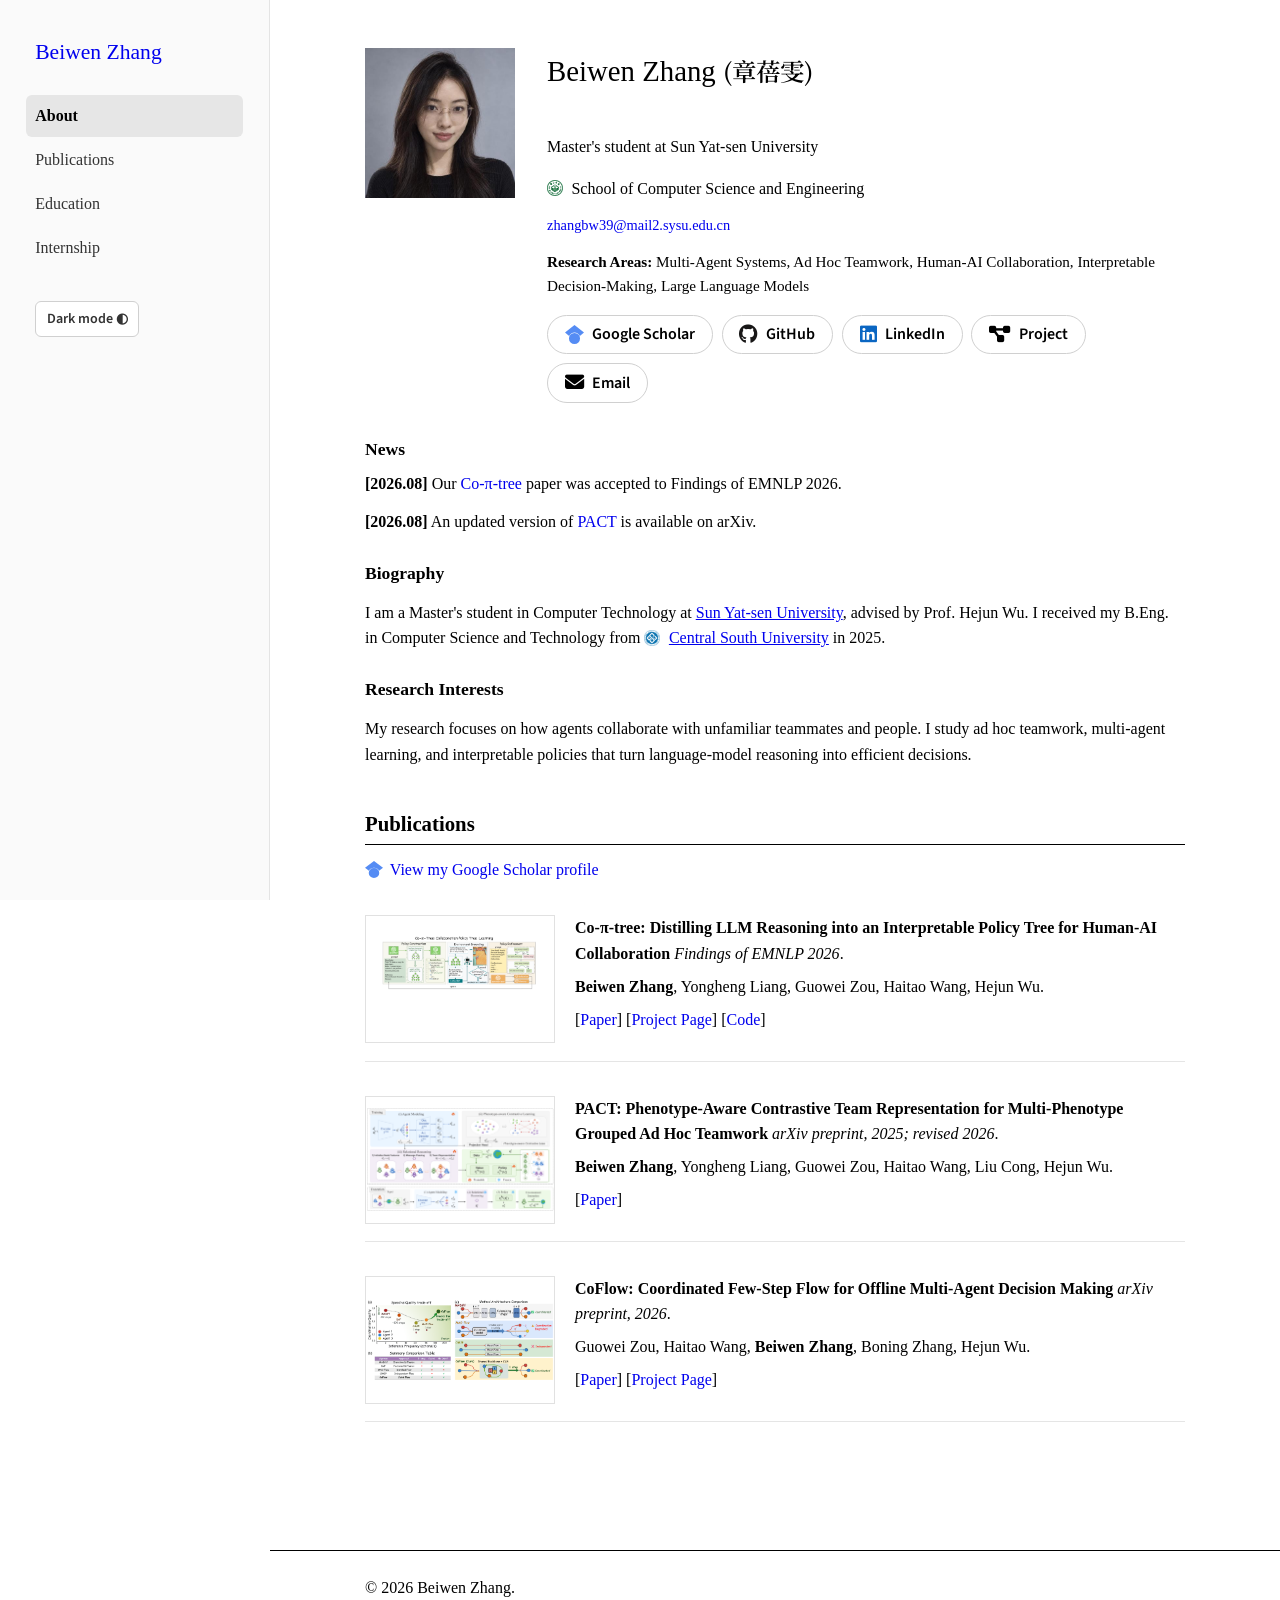
<file: index.html>
<!DOCTYPE html>
<html lang="en">
<head>
    <meta charset="UTF-8">
    <meta name="viewport" content="width=device-width, initial-scale=1.0">
    <meta name="description" content="Beiwen Zhang — multi-agent systems, ad hoc teamwork and human-AI collaboration.">
    <title>About - Beiwen Zhang</title>
    <script src="theme.js"></script>
    <link rel="stylesheet" href="style.css">
    <link href="https://fonts.googleapis.com/css2?family=Noto+Serif+SC:wght@600&family=Source+Sans+Pro:wght@400;600&display=swap" rel="stylesheet">
    <link rel="stylesheet" href="https://cdnjs.cloudflare.com/ajax/libs/font-awesome/6.5.2/css/all.min.css">
</head>
<body>
    <header class="header">
        <div class="container">
            <nav class="nav" aria-label="Main navigation">
                <div class="nav-brand"><h1><a href="index.html">Beiwen Zhang</a></h1></div>
                <ul class="nav-menu">
                    <li><a href="index.html" class="active">About</a></li>
                    <li><a href="publications.html">Publications</a></li>
                    <li><a href="education.html">Education</a></li>
                    <li><a href="internship.html">Internship</a></li>
                </ul>
                <button id="theme-toggle" class="theme-toggle" type="button" aria-pressed="false">Dark mode ◐</button>
            </nav>
        </div>
    </header>
    <main class="main">
        <div class="container">
            <section id="about" class="section">
                <div class="profile-section">
                    <div class="profile-image">
                        <img src="assets/beiwen-zhang.jpg" alt="Portrait of Beiwen Zhang">
                    </div>
                    <div class="profile-info">
                        <h1>Beiwen Zhang <span class="name-zh">(章蓓雯)</span></h1>
                        <h2>Master's student at Sun Yat-sen University</h2>
                        <p class="affiliation"><img src="assets/sysu-seal.png" class="inline-logo" alt="Sun Yat-sen University seal"> School of Computer Science and Engineering</p>
                        <p class="profile-email"><a href="mailto:zhangbw39@mail2.sysu.edu.cn">zhangbw39@mail2.sysu.edu.cn</a></p>
                        <p class="research-area"><strong>Research Areas:</strong> Multi-Agent Systems, Ad Hoc Teamwork, Human-AI Collaboration, Interpretable Decision-Making, Large Language Models</p>
                        <div class="social-links">
                            <a href="https://scholar.google.com/citations?hl=zh-CN&amp;user=EkCEn4oAAAAJ" target="_blank" rel="noopener noreferrer" class="social-btn"><img src="assets/google-scholar.svg" class="social-icon scholar-icon" alt="" aria-hidden="true"><span>Google Scholar</span></a>
                            <a href="https://github.com/BeiwenZhang" target="_blank" rel="noopener noreferrer" class="social-btn"><i class="fab fa-github" aria-hidden="true"></i><span>GitHub</span></a>
                            <a href="https://www.linkedin.com/in/%E8%93%93%E9%9B%AF-%E7%AB%A0-956b91446" target="_blank" rel="noopener noreferrer" class="social-btn"><i class="fab fa-linkedin" aria-hidden="true"></i><span>LinkedIn</span></a>
                            <a href="https://beiwenzhang.github.io/Co-pi-tree/" target="_blank" rel="noopener noreferrer" class="social-btn"><i class="fas fa-diagram-project" aria-hidden="true"></i><span>Project</span></a>
                            <a href="mailto:zhangbw39@mail2.sysu.edu.cn" class="social-btn"><i class="fas fa-envelope" aria-hidden="true"></i><span>Email</span></a>
                        </div>
                    </div>
                </div>
                <section id="news" aria-labelledby="news-heading">
                    <h3 id="news-heading">News</h3>
                    <p><strong>[2026.08]</strong> Our <a href="https://beiwenzhang.github.io/Co-pi-tree/" target="_blank" rel="noopener noreferrer">Co-π-tree</a> paper was accepted to Findings of EMNLP 2026.</p>
                    <p><strong>[2026.08]</strong> An updated version of <a href="https://arxiv.org/abs/2510.25340" target="_blank" rel="noopener noreferrer">PACT</a> is available on arXiv.</p>
                </section>
                <div class="bio">
                    <h3>Biography</h3>
                    <p>I am a Master's student in Computer Technology at <a href="https://www.sysu.edu.cn/sysuen/" target="_blank" rel="noopener noreferrer">Sun Yat-sen University</a>, advised by Prof. Hejun Wu. I received my B.Eng. in Computer Science and Technology from <img src="assets/csu-seal.png" class="inline-logo" alt="Central South University seal"> <a href="https://en.csu.edu.cn/" target="_blank" rel="noopener noreferrer">Central South University</a> in 2025.</p>
                    <h3>Research Interests</h3>
                    <p>My research focuses on how agents collaborate with unfamiliar teammates and people. I study ad hoc teamwork, multi-agent learning, and interpretable policies that turn language-model reasoning into efficient decisions.</p>
                </div>
            </section>
            <section id="publications" class="section">
                <h2>Publications</h2>
                <p class="scholar-profile-link"><a href="https://scholar.google.com/citations?hl=zh-CN&amp;user=EkCEn4oAAAAJ" target="_blank" rel="noopener noreferrer"><img src="assets/google-scholar.svg" alt="" aria-hidden="true">View my Google Scholar profile</a></p>
                <div class="publication-list">
                    <article class="publication-item">
                        <a class="figure-link" href="assets/co-pi-tree-framework.png" target="_blank" rel="noopener noreferrer"><img class="publication-thumb" src="assets/co-pi-tree-framework.png" alt="Framework figure from the Co-π-tree paper" loading="lazy"></a>
                        <div><p><strong>Co-π-tree: Distilling LLM Reasoning into an Interpretable Policy Tree for Human-AI Collaboration</strong> <em>Findings of EMNLP 2026</em>.</p><p><strong>Beiwen Zhang</strong>, Yongheng Liang, Guowei Zou, Haitao Wang, Hejun Wu.</p><p>[<a href="https://arxiv.org/abs/2606.08596" target="_blank" rel="noopener noreferrer">Paper</a>] [<a href="https://beiwenzhang.github.io/Co-pi-tree/" target="_blank" rel="noopener noreferrer">Project Page</a>] [<a href="https://github.com/BeiwenZhang/Collaboration-Policy-Tree" target="_blank" rel="noopener noreferrer">Code</a>]</p></div>
                    </article>
                    <article class="publication-item">
                        <a class="figure-link" href="assets/pact-overview.png" target="_blank" rel="noopener noreferrer"><img class="publication-thumb" src="assets/pact-overview.png" alt="Framework figure from the PACT paper" loading="lazy"></a>
                        <div><p><strong>PACT: Phenotype-Aware Contrastive Team Representation for Multi-Phenotype Grouped Ad Hoc Teamwork</strong> <em>arXiv preprint, 2025; revised 2026</em>.</p><p><strong>Beiwen Zhang</strong>, Yongheng Liang, Guowei Zou, Haitao Wang, Liu Cong, Hejun Wu.</p><p>[<a href="https://arxiv.org/abs/2510.25340" target="_blank" rel="noopener noreferrer">Paper</a>]</p></div>
                    </article>
                    <article class="publication-item">
                        <a class="figure-link" href="assets/coflow-overview.png" target="_blank" rel="noopener noreferrer"><img class="publication-thumb" src="assets/coflow-overview.png" alt="Overview figure from the CoFlow paper" loading="lazy"></a>
                        <div><p><strong>CoFlow: Coordinated Few-Step Flow for Offline Multi-Agent Decision Making</strong> <em>arXiv preprint, 2026</em>.</p><p>Guowei Zou, Haitao Wang, <strong>Beiwen Zhang</strong>, Boning Zhang, Hejun Wu.</p><p>[<a href="https://arxiv.org/abs/2605.01457" target="_blank" rel="noopener noreferrer">Paper</a>] [<a href="https://guowei-zou.github.io/coflow/" target="_blank" rel="noopener noreferrer">Project Page</a>]</p></div>
                    </article>
                </div>
            </section>
        </div>
    </main>
    <footer class="footer"><div class="container"><div class="footer-content"><p>&copy; 2026 Beiwen Zhang.</p></div></div></footer>
</body>
</html>
</file>
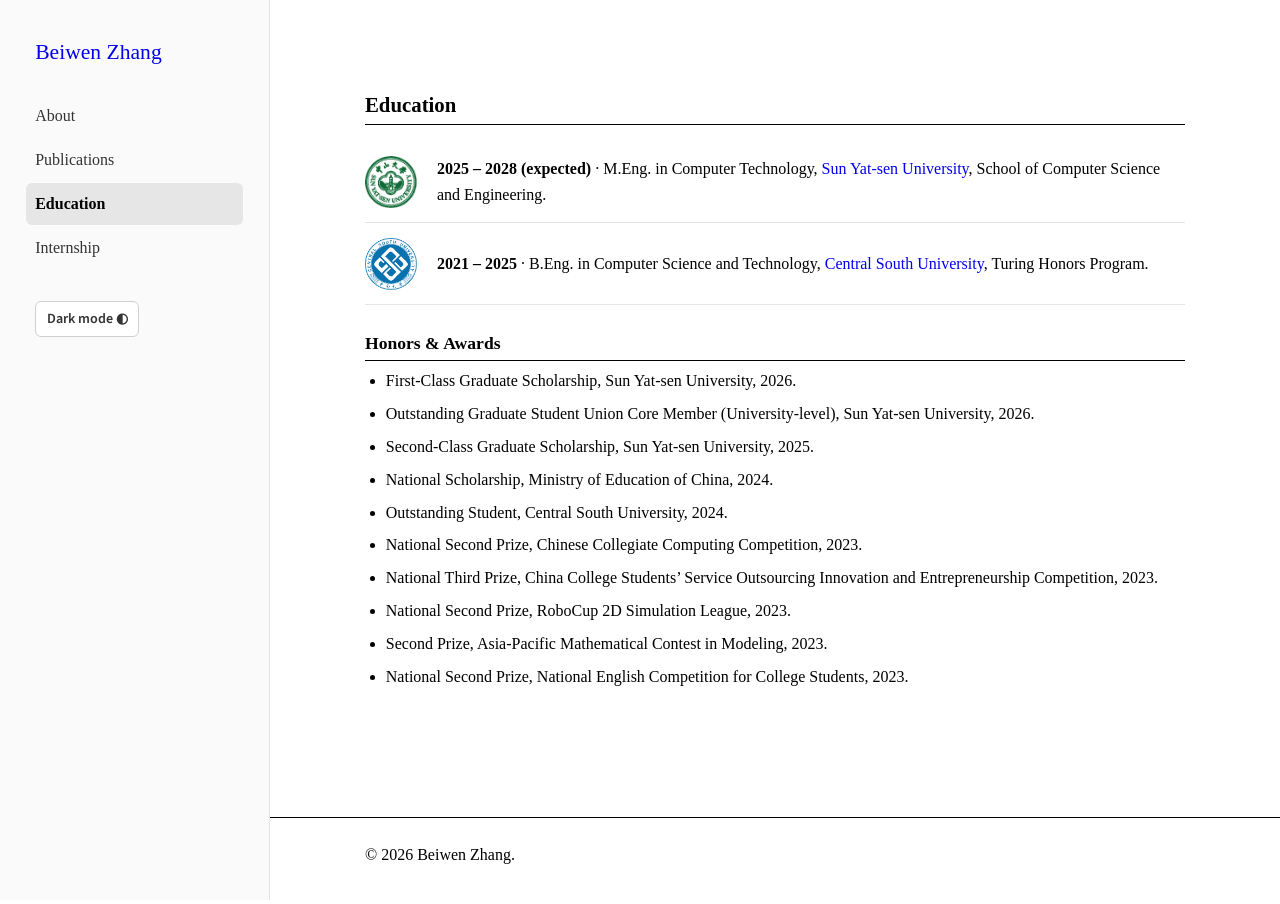
<file: education.html>
<!DOCTYPE html>
<html lang="en">
<head>
    <meta charset="UTF-8">
    <meta name="viewport" content="width=device-width, initial-scale=1.0">
    <meta name="description" content="Beiwen Zhang — multi-agent systems, ad hoc teamwork and human-AI collaboration.">
    <title>Education - Beiwen Zhang</title>
    <script src="theme.js"></script>
    <link rel="stylesheet" href="style.css">
    <link href="https://fonts.googleapis.com/css2?family=Noto+Serif+SC:wght@600&family=Source+Sans+Pro:wght@400;600&display=swap" rel="stylesheet">
    <link rel="stylesheet" href="https://cdnjs.cloudflare.com/ajax/libs/font-awesome/6.5.2/css/all.min.css">
</head>
<body>
    <header class="header">
        <div class="container">
            <nav class="nav" aria-label="Main navigation">
                <div class="nav-brand"><h1><a href="index.html">Beiwen Zhang</a></h1></div>
                <ul class="nav-menu">
                    <li><a href="index.html">About</a></li>
                    <li><a href="publications.html">Publications</a></li>
                    <li><a href="education.html" class="active">Education</a></li>
                    <li><a href="internship.html">Internship</a></li>
                </ul>
                <button id="theme-toggle" class="theme-toggle" type="button" aria-pressed="false">Dark mode ◐</button>
            </nav>
        </div>
    </header>
    <main class="main">
        <div class="container">
            <section class="section">
                <h2>Education</h2>
                <div class="institution-list">
                    <div class="institution-item"><img src="assets/sysu-seal.png" alt="Sun Yat-sen University seal" loading="lazy"><p><strong>2025 – 2028 (expected)</strong> · M.Eng. in Computer Technology, <a href="https://www.sysu.edu.cn/sysuen/" target="_blank" rel="noopener noreferrer">Sun Yat-sen University</a>, School of Computer Science and Engineering.</p></div>
                    <div class="institution-item"><img src="assets/csu-seal.png" alt="Central South University seal" loading="lazy"><p><strong>2021 – 2025</strong> · B.Eng. in Computer Science and Technology, <a href="https://en.csu.edu.cn/" target="_blank" rel="noopener noreferrer">Central South University</a>, Turing Honors Program.</p></div>
                </div>
                <h3 class="bordered-subtitle">Honors &amp; Awards</h3>
                <ul class="honors-list">
                    <li>First-Class Graduate Scholarship, Sun Yat-sen University, 2026.</li>
                    <li>Outstanding Graduate Student Union Core Member (University-level), Sun Yat-sen University, 2026.</li>
                    <li>Second-Class Graduate Scholarship, Sun Yat-sen University, 2025.</li>
                    <li>National Scholarship, Ministry of Education of China, 2024.</li>
                    <li>Outstanding Student, Central South University, 2024.</li>
                    <li>National Second Prize, Chinese Collegiate Computing Competition, 2023.</li>
                    <li>National Third Prize, China College Students’ Service Outsourcing Innovation and Entrepreneurship Competition, 2023.</li>
                    <li>National Second Prize, RoboCup 2D Simulation League, 2023.</li>
                    <li>Second Prize, Asia-Pacific Mathematical Contest in Modeling, 2023.</li>
                    <li>National Second Prize, National English Competition for College Students, 2023.</li>
                </ul>
            </section>
        </div>
    </main>
    <footer class="footer"><div class="container"><div class="footer-content"><p>&copy; 2026 Beiwen Zhang.</p></div></div></footer>
</body>
</html>
</file>
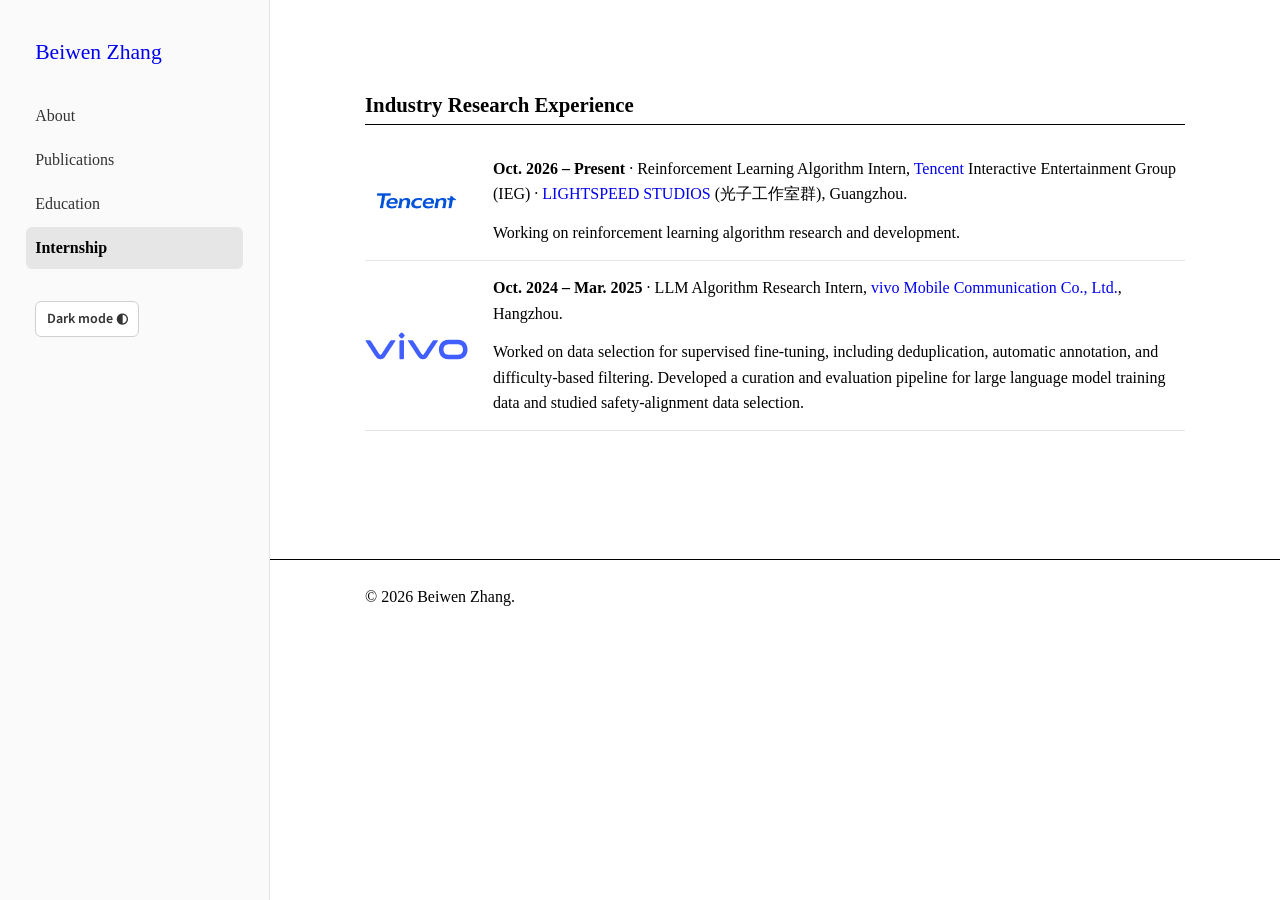
<file: internship.html>
<!DOCTYPE html>
<html lang="en">
<head>
    <meta charset="UTF-8">
    <meta name="viewport" content="width=device-width, initial-scale=1.0">
    <meta name="description" content="Beiwen Zhang — multi-agent systems, ad hoc teamwork and human-AI collaboration.">
    <title>Internship - Beiwen Zhang</title>
    <script src="theme.js"></script>
    <link rel="stylesheet" href="style.css">
    <link href="https://fonts.googleapis.com/css2?family=Noto+Serif+SC:wght@600&family=Source+Sans+Pro:wght@400;600&display=swap" rel="stylesheet">
    <link rel="stylesheet" href="https://cdnjs.cloudflare.com/ajax/libs/font-awesome/6.5.2/css/all.min.css">
</head>
<body>
    <header class="header">
        <div class="container">
            <nav class="nav" aria-label="Main navigation">
                <div class="nav-brand"><h1><a href="index.html">Beiwen Zhang</a></h1></div>
                <ul class="nav-menu">
                    <li><a href="index.html">About</a></li>
                    <li><a href="publications.html">Publications</a></li>
                    <li><a href="education.html">Education</a></li>
                    <li><a href="internship.html" class="active">Internship</a></li>
                </ul>
                <button id="theme-toggle" class="theme-toggle" type="button" aria-pressed="false">Dark mode ◐</button>
            </nav>
        </div>
    </header>
    <main class="main">
        <div class="container">
            <section class="section">
                <h2>Industry Research Experience</h2>
                <div class="institution-list">
                    <div class="institution-item company-item"><img src="assets/tencent-logo.png" alt="Tencent logo"><div><p><strong>Oct. 2026 – Present</strong> · Reinforcement Learning Algorithm Intern, <a href="https://www.tencent.com/" target="_blank" rel="noopener noreferrer">Tencent</a> Interactive Entertainment Group (IEG) · <a href="https://www.lightspeed-studios.com/" target="_blank" rel="noopener noreferrer">LIGHTSPEED STUDIOS</a> (光子工作室群), Guangzhou.</p><p>Working on reinforcement learning algorithm research and development.</p></div></div>
                    <div class="institution-item company-item"><img src="assets/vivo-logo.svg" alt="vivo logo"><div><p><strong>Oct. 2024 – Mar. 2025</strong> · LLM Algorithm Research Intern, <a href="https://www.vivo.com/en/" target="_blank" rel="noopener noreferrer">vivo Mobile Communication Co., Ltd.</a>, Hangzhou.</p><p>Worked on data selection for supervised fine-tuning, including deduplication, automatic annotation, and difficulty-based filtering. Developed a curation and evaluation pipeline for large language model training data and studied safety-alignment data selection.</p></div></div>
                </div>
            </section>
        </div>
    </main>
    <footer class="footer"><div class="container"><div class="footer-content"><p>&copy; 2026 Beiwen Zhang.</p></div></div></footer>
</body>
</html>
</file>
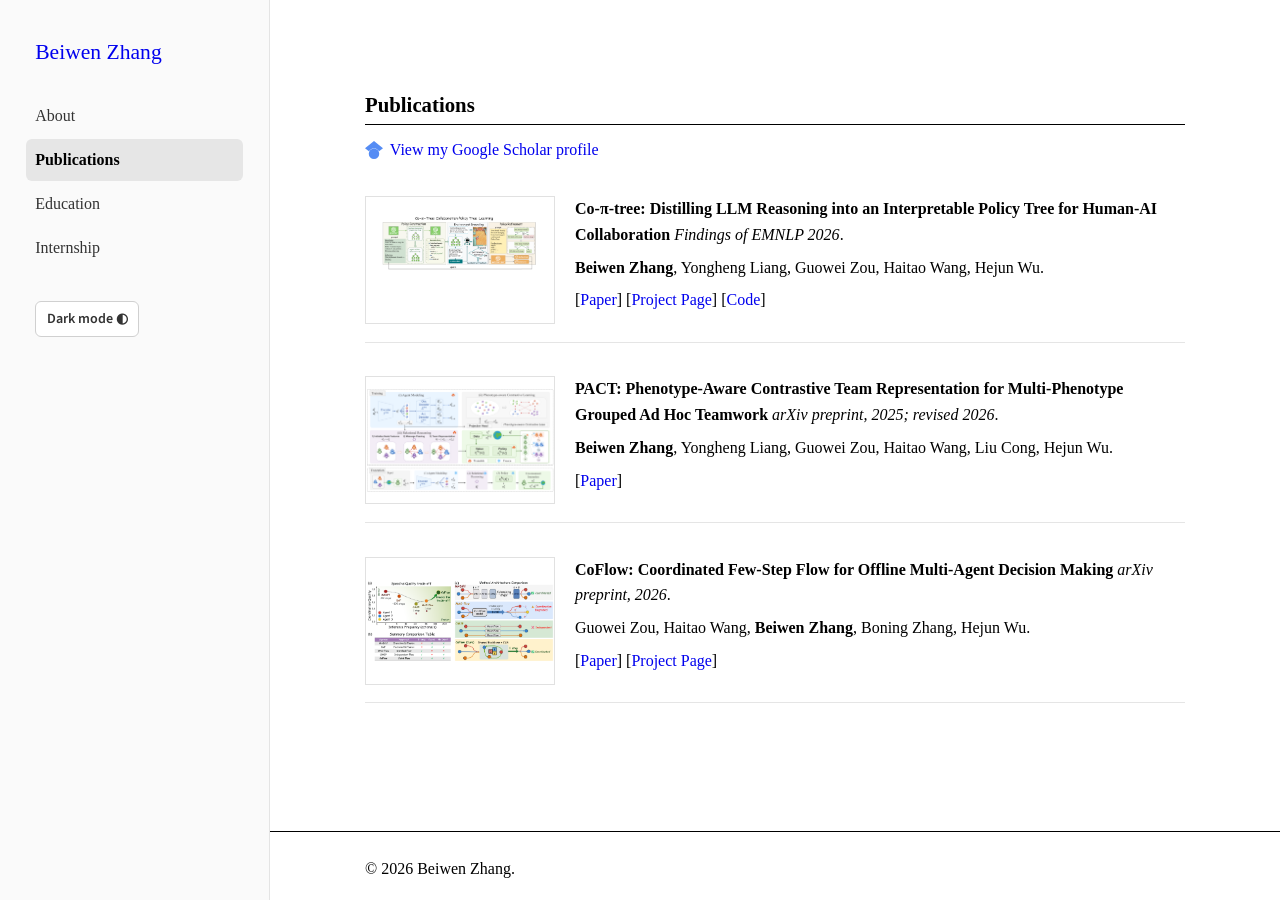
<file: publications.html>
<!DOCTYPE html>
<html lang="en">
<head>
    <meta charset="UTF-8">
    <meta name="viewport" content="width=device-width, initial-scale=1.0">
    <meta name="description" content="Beiwen Zhang — multi-agent systems, ad hoc teamwork and human-AI collaboration.">
    <title>Publications - Beiwen Zhang</title>
    <script src="theme.js"></script>
    <link rel="stylesheet" href="style.css">
    <link href="https://fonts.googleapis.com/css2?family=Noto+Serif+SC:wght@600&family=Source+Sans+Pro:wght@400;600&display=swap" rel="stylesheet">
    <link rel="stylesheet" href="https://cdnjs.cloudflare.com/ajax/libs/font-awesome/6.5.2/css/all.min.css">
</head>
<body>
    <header class="header">
        <div class="container">
            <nav class="nav" aria-label="Main navigation">
                <div class="nav-brand"><h1><a href="index.html">Beiwen Zhang</a></h1></div>
                <ul class="nav-menu">
                    <li><a href="index.html">About</a></li>
                    <li><a href="publications.html" class="active">Publications</a></li>
                    <li><a href="education.html">Education</a></li>
                    <li><a href="internship.html">Internship</a></li>
                </ul>
                <button id="theme-toggle" class="theme-toggle" type="button" aria-pressed="false">Dark mode ◐</button>
            </nav>
        </div>
    </header>
    <main class="main">
        <div class="container">
            <section class="section">
                <h2>Publications</h2>
                <p class="scholar-profile-link"><a href="https://scholar.google.com/citations?hl=zh-CN&amp;user=EkCEn4oAAAAJ" target="_blank" rel="noopener noreferrer"><img src="assets/google-scholar.svg" alt="" aria-hidden="true">View my Google Scholar profile</a></p>
                <div class="publication-list">
                    <article class="publication-item">
                        <a class="figure-link" href="assets/co-pi-tree-framework.png" target="_blank" rel="noopener noreferrer"><img class="publication-thumb" src="assets/co-pi-tree-framework.png" alt="Framework figure from the Co-π-tree paper" loading="lazy"></a>
                        <div><p><strong>Co-π-tree: Distilling LLM Reasoning into an Interpretable Policy Tree for Human-AI Collaboration</strong> <em>Findings of EMNLP 2026</em>.</p><p><strong>Beiwen Zhang</strong>, Yongheng Liang, Guowei Zou, Haitao Wang, Hejun Wu.</p><p>[<a href="https://arxiv.org/abs/2606.08596" target="_blank" rel="noopener noreferrer">Paper</a>] [<a href="https://beiwenzhang.github.io/Co-pi-tree/" target="_blank" rel="noopener noreferrer">Project Page</a>] [<a href="https://github.com/BeiwenZhang/Collaboration-Policy-Tree" target="_blank" rel="noopener noreferrer">Code</a>]</p></div>
                    </article>
                    <article class="publication-item">
                        <a class="figure-link" href="assets/pact-overview.png" target="_blank" rel="noopener noreferrer"><img class="publication-thumb" src="assets/pact-overview.png" alt="Framework figure from the PACT paper" loading="lazy"></a>
                        <div><p><strong>PACT: Phenotype-Aware Contrastive Team Representation for Multi-Phenotype Grouped Ad Hoc Teamwork</strong> <em>arXiv preprint, 2025; revised 2026</em>.</p><p><strong>Beiwen Zhang</strong>, Yongheng Liang, Guowei Zou, Haitao Wang, Liu Cong, Hejun Wu.</p><p>[<a href="https://arxiv.org/abs/2510.25340" target="_blank" rel="noopener noreferrer">Paper</a>]</p></div>
                    </article>
                    <article class="publication-item">
                        <a class="figure-link" href="assets/coflow-overview.png" target="_blank" rel="noopener noreferrer"><img class="publication-thumb" src="assets/coflow-overview.png" alt="Overview figure from the CoFlow paper" loading="lazy"></a>
                        <div><p><strong>CoFlow: Coordinated Few-Step Flow for Offline Multi-Agent Decision Making</strong> <em>arXiv preprint, 2026</em>.</p><p>Guowei Zou, Haitao Wang, <strong>Beiwen Zhang</strong>, Boning Zhang, Hejun Wu.</p><p>[<a href="https://arxiv.org/abs/2605.01457" target="_blank" rel="noopener noreferrer">Paper</a>] [<a href="https://guowei-zou.github.io/coflow/" target="_blank" rel="noopener noreferrer">Project Page</a>]</p></div>
                    </article>
                </div>
            </section>
        </div>
    </main>
    <footer class="footer"><div class="container"><div class="footer-content"><p>&copy; 2026 Beiwen Zhang.</p></div></div></footer>
</body>
</html>
</file>
<file: style.css>
/* Minimal Academic Homepage - Clean & Professional */

/* Reset */
* {
    margin: 0;
    padding: 0;
    box-sizing: border-box;
    font-variant-numeric: lining-nums;
}

html {
    scroll-behavior: smooth;
}

body {
    font-family: Georgia, 'Times New Roman', serif;
    line-height: 1.6;
    color: #000;
    background: #fff;
    max-width: none;
    margin: 0;
    padding: 0;
    font-variant-numeric: lining-nums;
}

/* Typography - Academic Standard */
h1 {
    font-size: 1.8rem;
    font-weight: normal;
    margin-bottom: 0.3rem;
    color: #000;
}

h2 {
    font-size: 1.3rem;
    font-weight: bold;
    margin: 2.5rem 0 1rem 0;
    color: #000;
    border-bottom: 1px solid #000;
    padding-bottom: 0.2rem;
}

h3 {
    font-size: 1.1rem;
    font-weight: bold;
    margin: 1.5rem 0 0.5rem 0;
    color: #000;
}

h3.bordered-subtitle {
    border-bottom: 1px solid #000;
    padding-bottom: 0.2rem;
}

h4 {
    font-size: 1rem;
    font-weight: bold;
    margin-bottom: 0.3rem;
    color: #000;
}

p {
    margin-bottom: 0.8rem;
    text-align: left;
}

/* Links - Standard Academic Blue */
a {
    color: #0000EE;
    text-decoration: none;
}

a:hover {
    text-decoration: underline;
}

a:visited {
    color: #551A8B;
}

/* Header - Fixed to Top */
.header {
    position: fixed;
    top: 0;
    left: 0;
    bottom: 0;
    width: 270px;
    background: #fafafa;
    padding: 2.2rem 1.6rem;
    border-right: 1px solid #e4e4e4;
    z-index: 1000;
    overflow-y: auto;
}

.header .container {
    max-width: none;
    margin: 0;
}

.nav {
    display: flex;
    flex-direction: column;
    align-items: stretch;
    gap: 1.6rem;
}

.nav-brand {
    padding: 0 0.6rem;
}

.nav-brand h1 {
    font-size: 1.35rem;
    margin: 0;
}

.nav-menu {
    display: flex;
    flex-direction: column;
    list-style: none;
    gap: 0.15rem;
    align-items: stretch;
}

.nav-menu li {
    width: 100%;
}

.nav-menu a {
    display: block;
    width: 100%;
    padding: 0.5rem 0.6rem;
    border-radius: 6px;
    font-size: 1rem;
    color: #333;
    transition: background-color 0.15s ease, color 0.15s ease;
}

.nav-menu a:hover {
    text-decoration: none;
    background: #ececec;
    color: #000;
}

.nav-menu a.active {
    font-weight: 700;
    color: #000;
    background: #e6e6e6;
    text-decoration: none;
}

/* Main Content */
.container {
    max-width: 820px;
    margin: 0 auto;
    padding: 0;
}

.main {
    margin-left: 270px;
    margin-top: 0;
    padding: 48px 56px;
}

.section {
    margin-bottom: 2rem;
}

/* Profile Section - Simple Layout */
.profile-section {
    display: grid;
    grid-template-columns: 150px minmax(0, 1fr);
    gap: 2rem;
    margin-bottom: 2rem;
    align-items: start;
}

.profile-image {
    text-align: center;
}

.profile-image img {
    display: block;
    width: 150px;
    height: 150px;
    object-fit: cover;
    object-position: center 30%;
    margin-bottom: 0.8rem;
}

.profile-info {
    min-width: 0;
}

.profile-email {
    margin-bottom: 0.8rem;
    font-size: 0.9rem;
    overflow-wrap: anywhere;
}

.profile-info h1 {
    font-size: 1.8rem;
    margin-bottom: 0.2rem;
}

.name-zh {
    font-family: "Noto Serif SC", "Songti SC", SimSun, serif;
    font-size: 0.85em;
    font-weight: 600;
}

.profile-info h2 {
    font-size: 1rem;
    font-weight: normal;
    margin-bottom: 1rem;
    border: none;
    padding: 0;
}

.affiliation {
    margin-bottom: 0.8rem;
    font-size: 1rem;
}

.affiliation i {
    display: none;
}

.research-area {
    margin-bottom: 0.8rem;
    font-size: 0.95rem;
}

.academic-links {
    font-size: 0.95rem;
    margin-top: 0.5rem;
}

.academic-links .separator {
    margin: 0 0.5rem;
    color: #666;
}

/* Social / link icon buttons */
.social-links {
    display: flex;
    flex-wrap: wrap;
    gap: 0.55rem;
    margin-top: 1rem;
}

.social-links .social-btn {
    display: inline-flex;
    align-items: center;
    gap: 0.5rem;
    padding: 0.58rem 1.05rem;
    border: 1px solid #d0d0d0;
    border-radius: 999px;
    background: #fff;
    color: #000;
    font-family: 'Source Sans Pro', -apple-system, sans-serif;
    font-size: 1rem;
    font-weight: 600;
    line-height: 1;
    white-space: nowrap;
    transition: background-color 0.15s ease, color 0.15s ease, border-color 0.15s ease, transform 0.15s ease;
}

.social-links .social-btn:visited {
    color: #000;
}

.social-links .social-btn:hover {
    text-decoration: none;
    background: #000;
    color: #fff;
    border-color: #000;
    transform: translateY(-1px);
}

/* Override the global icon-hiding rule, only inside these buttons */
.social-links .social-btn i.fas,
.social-links .social-btn i.fab {
    display: inline-block;
    font-size: 1.2rem;
}

.social-links .social-icon {
    display: inline-block;
    width: 1.2rem;
    height: 1.2rem;
    object-fit: contain;
}

.social-links .scholar-icon {
    filter: invert(48%) sepia(95%) saturate(1603%) hue-rotate(199deg) brightness(98%) contrast(95%);
}

/* Brand colors at rest */
.social-links .social-btn .fa-github { color: #181717; }
.social-links .social-btn .fa-x-twitter { color: #000; }
.social-links .social-btn .fa-linkedin { color: #0a66c2; }
.social-links .social-btn .fa-graduation-cap { color: #4285f4; }
.social-links .social-btn .fa-file-lines { color: #b31b1b; }

/* On hover, icon turns white with the button */
.social-links .social-btn:hover i.fas,
.social-links .social-btn:hover i.fab {
    color: #fff;
}

.social-links .social-btn:hover .social-icon {
    filter: brightness(0) invert(1);
}

.scholar-profile-link {
    margin: -0.25rem 0 0.75rem;
}

.scholar-profile-link a {
    display: inline-flex;
    align-items: center;
    gap: 0.45rem;
}

.scholar-profile-link img {
    width: 1.1rem;
    height: 1.1rem;
    filter: invert(48%) sepia(95%) saturate(1603%) hue-rotate(199deg) brightness(98%) contrast(95%);
}

/* Biography */
.bio {
    background: #fff;
    padding: 0;
    margin-top: 1.5rem;
}

.bio h3 {
    font-size: 1.1rem;
    margin-bottom: 0.8rem;
}

.bio p {
    font-size: 1rem;
}

.inline-logo {
    width: 1em;
    height: 1em;
    margin-right: 0.28rem;
    object-fit: contain;
    vertical-align: -0.14em;
}

.education-list-inline p > img.education-logo {
    display: inline-block;
    width: 1.5em !important;
    height: 1.5em !important;
    max-width: 1.5em !important;
    margin-right: 0.55rem;
    object-fit: contain;
    vertical-align: -0.4em;
}

.research-list-inline p > img.internship-logo {
    display: inline-block;
    width: 1.5em !important;
    height: 1.5em !important;
    max-width: 1.5em !important;
    object-fit: contain;
    vertical-align: middle;
    margin-right: 0.55em;
}

.bio p a {
    text-decoration: underline;
}

/* Remove all color styling from inline text */
.bio strong[style],
p strong[style] {
    color: inherit !important;
}

/* Publications */
.publication-item {
    display: grid;
    grid-template-columns: 1fr;
    gap: 1rem;
    margin-bottom: 1rem;
    align-items: start;
}

.publication-thumb {
    width: 200px;
    height: auto;
    object-fit: cover;
    border: 1px solid #ddd;
    cursor: zoom-in;
}

.publication-lightbox {
    position: fixed;
    inset: 0;
    z-index: 1000;
    display: flex;
    align-items: center;
    justify-content: center;
    padding: 1.5rem;
    background: rgba(0, 0, 0, 0.82);
    opacity: 0;
    visibility: hidden;
    transition: opacity 0.2s ease, visibility 0.2s ease;
    cursor: zoom-out;
}

.publication-lightbox.is-open {
    opacity: 1;
    visibility: visible;
}

.publication-lightbox img {
    display: block;
    max-width: calc(100vw - 3rem);
    max-height: calc(100vh - 3rem);
    width: auto;
    height: auto;
    object-fit: contain;
    background: #fff;
    border-radius: 2px;
    box-shadow: 0 12px 40px rgba(0, 0, 0, 0.4);
    cursor: zoom-out;
}

body.publication-lightbox-open {
    overflow: hidden;
}

.publications-link {
    background: #fff;
    padding: 0.5rem 0;
    border: none;
    text-align: left;
}

.publications-link i {
    display: none;
}

/* Lists - Academic Style */
.education-list-inline,
.research-list-inline {
    background: #fff;
    padding: 0;
    border: none;
    margin-bottom: 1rem;
}

.education-list-inline p,
.research-list-inline p {
    margin-bottom: 1rem;
    line-height: 1.6;
    font-size: 0.95rem;
}

/* Remove colored text in lists */
.education-list-inline strong[style],
.research-list-inline strong[style] {
    color: inherit !important;
}

/* Highlighted text in blue */
.highlight {
    color: #0000EE;
    font-weight: normal;
}

/* Company names in blue */
.company-name {
    color: #0000EE;
}

/* Projects - Compact List */
.projects-list {
    margin-bottom: 1.5rem;
}

.project-item {
    display: grid;
    grid-template-columns: 80px 1fr;
    gap: 1rem;
    margin-bottom: 1rem;
    align-items: start;
}

.project-thumb {
    width: 80px;
    height: 60px;
    object-fit: cover;
    border: 1px solid #ddd;
}

.project-details p {
    margin-bottom: 0;
    font-size: 0.95rem;
    line-height: 1.5;
}

/* Flag Counter */
.flag-counter {
    text-align: center;
    margin: 2rem 0;
    padding: 1rem;
    background: #f9f9f9;
    border: 1px solid #ddd;
}

.flag-counter img {
    max-width: 100%;
    height: auto;
}

/* Visitor Map */
.real-map-container {
    background: #fff;
    padding: 1rem 0;
    border: none;
    text-align: center;
    max-width: 100%;
    margin: 0;
}

.map-description h4 {
    font-size: 1rem;
    margin-bottom: 0.5rem;
}

.map-description p {
    font-size: 0.95rem;
}

.map-links {
    margin-top: 1rem;
    padding-top: 0.5rem;
    border-top: 1px solid #ccc;
}

.map-links i {
    display: none;
}

/* Footer */
.footer {
    background: #fff;
    color: #000;
    text-align: center;
    padding: 1.5rem 40px;
    margin-top: 3rem;
    margin-left: 270px;
    border-top: 1px solid #000;
}

.footer-content {
    display: flex;
    flex-direction: column;
    gap: 0.3rem;
}

.footer-note {
    font-size: 0.9rem;
    margin: 0;
}

#visitor-location {
    color: inherit;
    font-weight: normal;
}

/* Hide all FontAwesome icons */
i.fas, i.fab {
    display: none;
}

/* Responsive */
@media (max-width: 768px) {
    body {
        padding: 0;
    }

    .header {
        position: static;
        width: auto;
        bottom: auto;
        border-right: none;
        border-bottom: 1px solid #000;
        padding: 1rem 20px;
        overflow: visible;
    }

    .main {
        margin-left: 0;
        padding: 20px 20px;
    }

    .footer {
        margin-left: 0;
        padding: 1.5rem 20px;
    }

    .nav {
        flex-direction: column;
        align-items: center;
        gap: 0.8rem;
    }

    .nav-menu {
        flex-direction: row;
        flex-wrap: wrap;
        justify-content: center;
        gap: 0.4rem;
    }

    .nav-menu li {
        width: auto;
    }

    .nav-menu a {
        width: auto;
        display: inline-block;
    }

    .profile-section {
        grid-template-columns: 1fr;
        text-align: center;
        gap: 1.5rem;
    }

    .profile-image img {
        margin: 0 auto 0.8rem auto;
    }

    .project-item {
        grid-template-columns: 60px 1fr;
        gap: 0.8rem;
    }

    .project-thumb {
        width: 60px;
        height: 45px;
    }

    .publication-item {
        grid-template-columns: 1fr;
        gap: 0.8rem;
    }

    .publication-thumb {
        width: 120px;
    }
}

@media (max-width: 480px) {
    body {
        padding: 0;
    }

    h1 {
        font-size: 1.5rem;
    }

    h2 {
        font-size: 1.2rem;
    }
}

/* Research figures and institution identities */
.feature-card,
.publication-item {
    display: grid;
    grid-template-columns: 190px minmax(0, 1fr);
    gap: 1.25rem;
    align-items: start;
    padding: 1.1rem 0;
    border-bottom: 1px solid #e5e5e5;
}

.feature-card h3 {
    margin-top: 0;
}

.feature-card p,
.publication-item p {
    margin-bottom: 0.45rem;
}

.figure-link {
    display: block;
    width: 190px;
    border: 1px solid #e1e1e1;
    background: #fff;
}

.figure-link img,
.publication-thumb {
    display: block;
    width: 100%;
    height: 126px;
    object-fit: contain;
    border: 0;
    cursor: pointer;
}

.institution-item {
    display: grid;
    grid-template-columns: 56px minmax(0, 1fr);
    gap: 1rem;
    align-items: center;
    padding: 0.9rem 0;
    border-bottom: 1px solid #e5e5e5;
}

.institution-item > img {
    display: block;
    width: 52px;
    height: 52px;
    object-fit: contain;
}

.institution-item p:last-child {
    margin-bottom: 0;
}

.company-item {
    grid-template-columns: 112px minmax(0, 1fr);
}

.company-item > img {
    width: 104px;
    height: 36px;
}

.honors-list {
    padding-left: 1.3rem;
    margin-bottom: 1rem;
}

.honors-list li {
    margin-bottom: 0.55rem;
    line-height: 1.5;
}

@media (max-width: 620px) {
    .feature-card,
    .publication-item {
        grid-template-columns: 1fr;
        gap: 0.7rem;
    }

    .figure-link {
        width: min(100%, 260px);
    }

    .company-item {
        grid-template-columns: 1fr;
        gap: 0.4rem;
    }
}

/* Theme switcher */
.theme-toggle {
    align-self: flex-start;
    margin: 0.4rem 0.6rem 0;
    padding: 0.45rem 0.65rem;
    border: 1px solid #d0d0d0;
    border-radius: 6px;
    background: #fff;
    color: #333;
    font: 600 0.88rem 'Source Sans Pro', -apple-system, sans-serif;
    cursor: pointer;
}

.theme-toggle:hover {
    background: #ececec;
    color: #000;
}

.theme-toggle:focus-visible {
    outline: 2px solid currentColor;
    outline-offset: 3px;
}

html[data-theme="dark"] {
    color-scheme: dark;
}

html[data-theme="dark"] body {
    color: #e7e9ed;
    background: #15191e;
}

html[data-theme="dark"] h1,
html[data-theme="dark"] h2,
html[data-theme="dark"] h3,
html[data-theme="dark"] h4 {
    color: #f4f5f7;
}

html[data-theme="dark"] h2,
html[data-theme="dark"] h3.bordered-subtitle {
    border-color: #76808a;
}

html[data-theme="dark"] a,
html[data-theme="dark"] .highlight,
html[data-theme="dark"] .company-name {
    color: #9bc6ff;
}

html[data-theme="dark"] a:visited {
    color: #c6a7ff;
}

html[data-theme="dark"] .header {
    background: #1d232b;
    border-color: #353e49;
}

html[data-theme="dark"] .nav-brand a,
html[data-theme="dark"] .nav-brand a:visited {
    color: #f4f5f7;
}

html[data-theme="dark"] .nav-menu a,
html[data-theme="dark"] .nav-menu a:visited {
    color: #d5dce5;
}

html[data-theme="dark"] .nav-menu a:hover,
html[data-theme="dark"] .nav-menu a.active {
    color: #fff;
    background: #35414e;
}

html[data-theme="dark"] .theme-toggle {
    color: #e7e9ed;
    background: #27313b;
    border-color: #52606e;
}

html[data-theme="dark"] .theme-toggle:hover {
    color: #fff;
    background: #35414e;
}

html[data-theme="dark"] .social-links .social-btn,
html[data-theme="dark"] .social-links .social-btn:visited {
    color: #e7e9ed;
    background: #202730;
    border-color: #56616d;
}

html[data-theme="dark"] .social-links .social-btn:hover {
    color: #15191e;
    background: #e7e9ed;
    border-color: #e7e9ed;
}

html[data-theme="dark"] .social-links .social-btn .fa-github {
    color: #e7e9ed;
}

html[data-theme="dark"] .social-links .social-btn:hover i.fas,
html[data-theme="dark"] .social-links .social-btn:hover i.fab {
    color: #15191e;
}

html[data-theme="dark"] .social-links .social-btn:hover .social-icon {
    filter: brightness(0);
}

html[data-theme="dark"] .bio,
html[data-theme="dark"] .publications-link,
html[data-theme="dark"] .education-list-inline,
html[data-theme="dark"] .research-list-inline,
html[data-theme="dark"] .real-map-container,
html[data-theme="dark"] .footer {
    color: #e7e9ed;
    background: #15191e;
}

html[data-theme="dark"] .publication-item,
html[data-theme="dark"] .feature-card,
html[data-theme="dark"] .institution-item {
    border-color: #353e49;
}

html[data-theme="dark"] .figure-link {
    border-color: #56616d;
}

html[data-theme="dark"] .flag-counter {
    color: #e7e9ed;
    background: #202730;
    border-color: #56616d;
}

html[data-theme="dark"] .map-links,
html[data-theme="dark"] .footer {
    border-color: #76808a;
}

html[data-theme="dark"] .academic-links .separator {
    color: #aab4c1;
}

html[data-theme="dark"] .institution-item > img,
html[data-theme="dark"] .inline-logo {
    background: #fff;
    border-radius: 3px;
}

@media (max-width: 768px) {
    .theme-toggle {
        align-self: center;
        margin: 0;
    }
}
</file>
